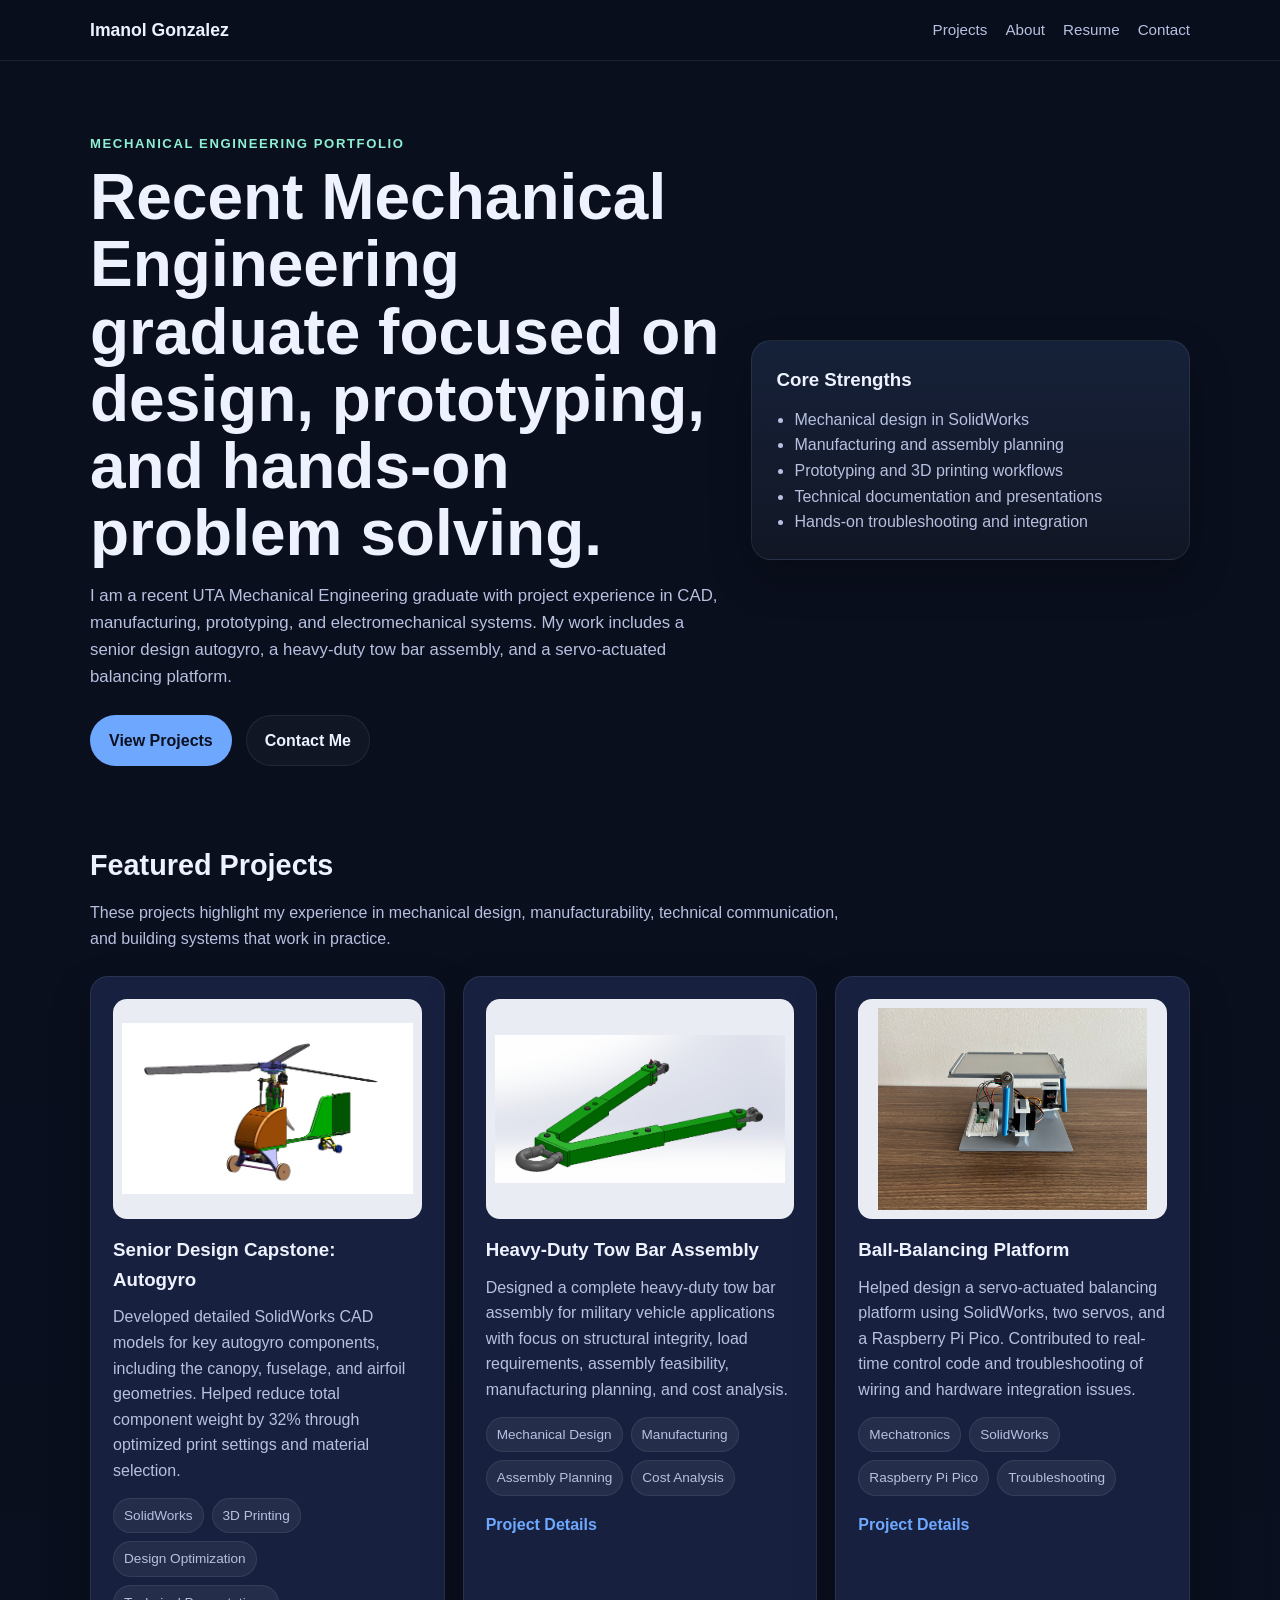
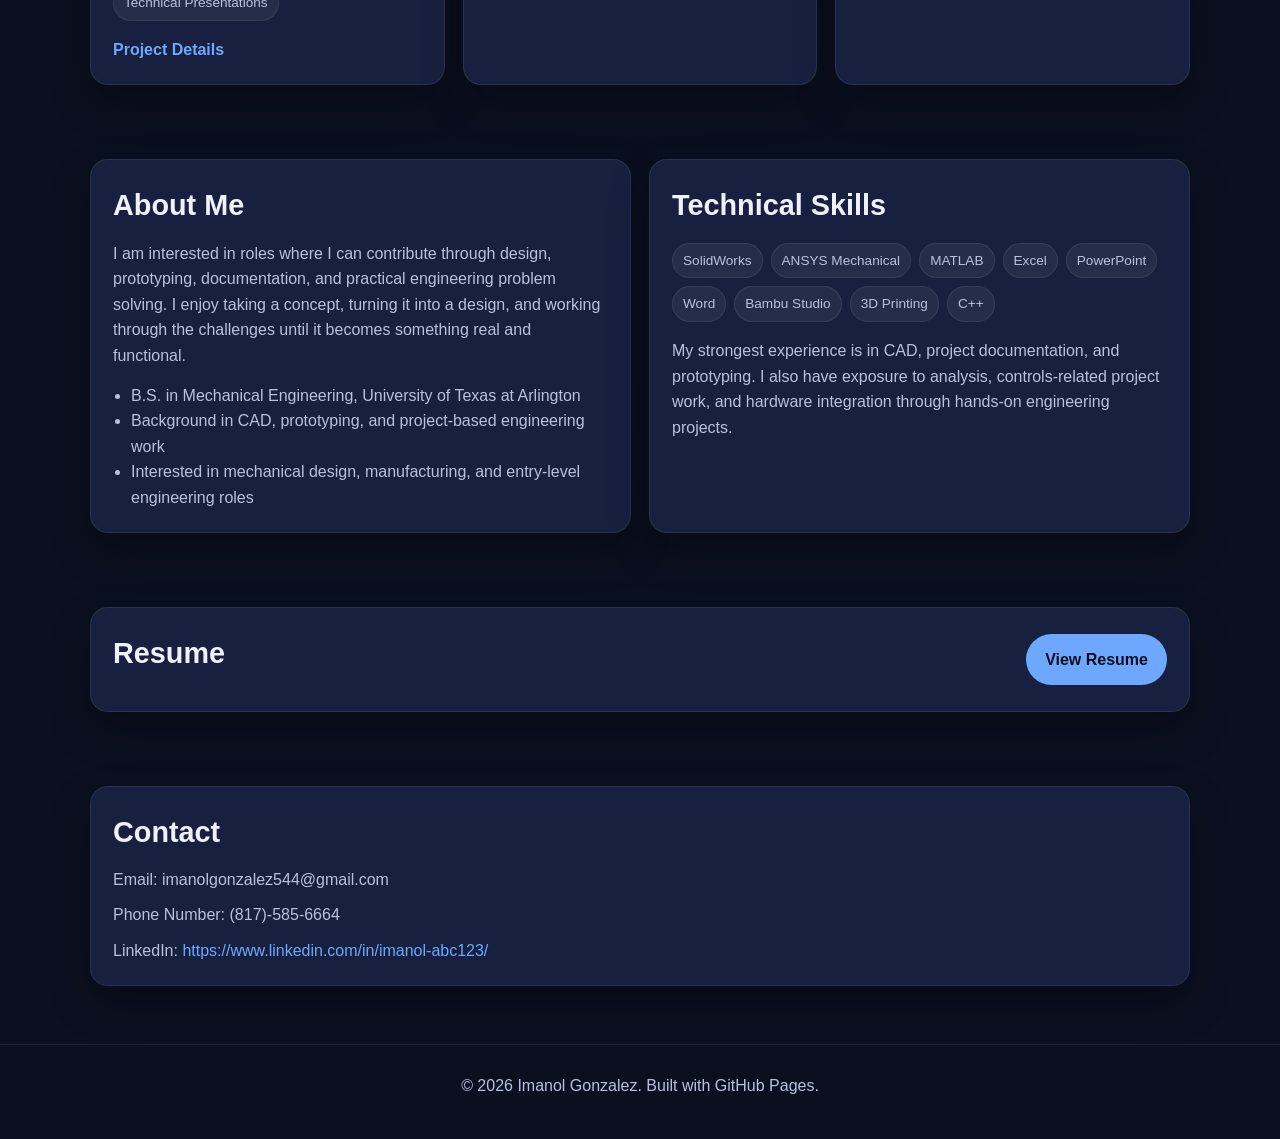
<file: index.html>
<!DOCTYPE html>
<html lang="en">
<head>
  <meta charset="UTF-8" />
  <meta name="viewport" content="width=device-width, initial-scale=1.0" />
  <title>Imanol Gonzalez Toledo | Mechanical Engineering Portfolio</title>
  <style>
    :root {
      --bg: #0b1020;
      --bg-soft: #121a31;
      --card: #17213f;
      --text: #eef2ff;
      --muted: #b7c0e0;
      --accent: #6ea8fe;
      --accent-2: #8ef0d1;
      --border: rgba(255,255,255,0.08);
      --shadow: 0 18px 40px rgba(0,0,0,0.28);
      --max: 1100px;
    }

    * {
      box-sizing: border-box;
    }

    html {
      scroll-behavior: smooth;
    }

    body {
      margin: 0;
      font-family: Arial, Helvetica, sans-serif;
      background: linear-gradient(180deg, #0a0f1e 0%, #0b1020 100%);
      color: var(--text);
      line-height: 1.6;
    }

    a {
      color: var(--accent);
      text-decoration: none;
    }

    a:hover {
      text-decoration: underline;
    }

    .container {
      width: min(92%, var(--max));
      margin: 0 auto;
    }

    .nav {
      position: sticky;
      top: 0;
      z-index: 10;
      background: rgba(10, 15, 30, 0.88);
      backdrop-filter: blur(10px);
      border-bottom: 1px solid var(--border);
    }

    .nav-inner {
      display: flex;
      justify-content: space-between;
      align-items: center;
      padding: 16px 0;
      gap: 16px;
    }

    .brand {
      font-weight: 700;
      font-size: 1.1rem;
      color: var(--text);
    }

    .nav-links {
      display: flex;
      gap: 18px;
      flex-wrap: wrap;
    }

    .nav-links a {
      color: var(--muted);
      font-size: 0.95rem;
    }

    .hero {
      padding: 72px 0 48px;
    }

    .hero-grid {
      display: grid;
      grid-template-columns: 1.3fr 0.9fr;
      gap: 28px;
      align-items: center;
    }

    .eyebrow {
      color: var(--accent-2);
      text-transform: uppercase;
      letter-spacing: 1.6px;
      font-size: 0.82rem;
      font-weight: 700;
      margin-bottom: 10px;
    }

    h1 {
      font-size: clamp(2.2rem, 5vw, 4rem);
      line-height: 1.05;
      margin: 0 0 16px;
    }

    .hero p {
      color: var(--muted);
      font-size: 1.05rem;
      max-width: 700px;
      margin: 0 0 24px;
    }

    .hero-card {
      background: linear-gradient(180deg, rgba(110,168,254,0.12), rgba(255,255,255,0.03));
      border: 1px solid var(--border);
      border-radius: 20px;
      padding: 24px;
      box-shadow: var(--shadow);
    }

    .hero-card h3 {
      margin-top: 0;
      margin-bottom: 12px;
    }

    .hero-card ul {
      padding-left: 18px;
      margin: 0;
      color: var(--muted);
    }

    .button-row {
      display: flex;
      gap: 14px;
      flex-wrap: wrap;
    }

    .btn {
      display: inline-block;
      padding: 12px 18px;
      border-radius: 999px;
      font-weight: 700;
      transition: 0.2s ease;
      border: 1px solid transparent;
    }

    .btn-primary {
      background: var(--accent);
      color: #0b1020;
    }

    .btn-primary:hover {
      text-decoration: none;
      transform: translateY(-1px);
    }

    .btn-secondary {
      border-color: var(--border);
      color: var(--text);
      background: rgba(255,255,255,0.03);
    }

    .btn-secondary:hover {
      text-decoration: none;
      border-color: rgba(255,255,255,0.18);
    }

    section {
      padding: 28px 0 46px;
    }

    .section-title {
      font-size: 1.8rem;
      margin: 0 0 12px;
    }

    .section-subtitle {
      color: var(--muted);
      margin: 0 0 24px;
      max-width: 760px;
    }

    .grid-3 {
      display: grid;
      grid-template-columns: repeat(3, 1fr);
      gap: 18px;
    }

    .grid-2 {
      display: grid;
      grid-template-columns: repeat(2, 1fr);
      gap: 18px;
    }

    .card {
      background: var(--card);
      border: 1px solid var(--border);
      border-radius: 18px;
      padding: 22px;
      box-shadow: var(--shadow);
    }

    .card h3 {
      margin-top: 0;
      margin-bottom: 10px;
    }

    .card p {
      color: var(--muted);
      margin-top: 0;
      margin-bottom: 14px;
    }

    .tag-row {
      display: flex;
      flex-wrap: wrap;
      gap: 8px;
      margin: 14px 0 16px;
    }

    .tag {
      padding: 6px 10px;
      border-radius: 999px;
      background: rgba(255,255,255,0.06);
      border: 1px solid var(--border);
      color: var(--muted);
      font-size: 0.85rem;
    }

    .project-links {
      display: flex;
      gap: 14px;
      flex-wrap: wrap;
      margin-top: 10px;
    }

    .project-links a {
      font-weight: 700;
    }

    .project-image-wrap {
      width: 100%;
      height: 220px;
      border-radius: 14px;
      overflow: hidden;
      margin-bottom: 16px;
      border: 1px solid rgba(255,255,255,0.08);
      background: #e9edf3;
      display: flex;
      align-items: center;
      justify-content: center;
      padding: 8px;
    }

    .project-image {
      width: 100%;
      height: 100%;
      object-fit: contain;
      object-position: center;
      display: block;
      transform: none;
    }

    .about-list {
      margin: 0;
      padding-left: 18px;
      color: var(--muted);
    }

    .resume-box {
      display: flex;
      align-items: center;
      justify-content: space-between;
      gap: 18px;
      flex-wrap: wrap;
    }

    .contact-list {
      display: grid;
      gap: 10px;
      color: var(--muted);
    }

    footer {
      padding: 28px 0 40px;
      color: var(--muted);
      text-align: center;
      border-top: 1px solid var(--border);
      margin-top: 12px;
    }

    @media (max-width: 900px) {
      .hero-grid,
      .grid-3,
      .grid-2 {
        grid-template-columns: 1fr;
      }

      .hero {
        padding-top: 44px;
      }
    }
  </style>
</head>
<body>
  <nav class="nav">
    <div class="container nav-inner">
      <div class="brand">Imanol Gonzalez</div>
      <div class="nav-links">
        <a href="#projects">Projects</a>
        <a href="#about">About</a>
        <a href="#resume">Resume</a>
        <a href="#contact">Contact</a>
      </div>
    </div>
  </nav>

  <header class="hero">
    <div class="container hero-grid">
      <div>
        <div class="eyebrow">Mechanical Engineering Portfolio</div>
        <h1>Recent Mechanical Engineering graduate focused on design, prototyping, and hands-on problem solving.</h1>
        <p>
          I am a recent UTA Mechanical Engineering graduate with project experience in CAD, manufacturing, prototyping,
          and electromechanical systems. My work includes a senior design autogyro, a heavy-duty tow bar assembly,
          and a servo-actuated balancing platform.
        </p>
        <div class="button-row">
          <a class="btn btn-primary" href="#projects">View Projects</a>
          <a class="btn btn-secondary" href="#contact">Contact Me</a>
        </div>
      </div>

      <div class="hero-card">
        <h3>Core Strengths</h3>
        <ul>
          <li>Mechanical design in SolidWorks</li>
          <li>Manufacturing and assembly planning</li>
          <li>Prototyping and 3D printing workflows</li>
          <li>Technical documentation and presentations</li>
          <li>Hands-on troubleshooting and integration</li>
        </ul>
      </div>
    </div>
  </header>

  <main>
    <section id="projects">
      <div class="container">
        <h2 class="section-title">Featured Projects</h2>
        <p class="section-subtitle">
          These projects highlight my experience in mechanical design, manufacturability, technical communication,
          and building systems that work in practice.
        </p>

        <div class="grid-3">
          <article class="card">
            <div class="project-image-wrap">
              <img class="project-image" src="autogyro.jpg" alt="Autogyro CAD model and prototype">
            </div>
            <h3>Senior Design Capstone: Autogyro</h3>
            <p>
              Developed detailed SolidWorks CAD models for key autogyro components, including the canopy, fuselage,
              and airfoil geometries. Helped reduce total component weight by 32% through optimized print settings
              and material selection.
            </p>
            <div class="tag-row">
              <span class="tag">SolidWorks</span>
              <span class="tag">3D Printing</span>
              <span class="tag">Design Optimization</span>
              <span class="tag">Technical Presentations</span>
            </div>
            <div class="project-links">
              <a href="autogyro.html">Project Details</a>
            </div>
          </article>

          <article class="card">
            <div class="project-image-wrap">
              <img class="project-image" src="towbar.jpg" alt="Heavy-duty tow bar CAD model">
            </div>
            <h3>Heavy-Duty Tow Bar Assembly</h3>
            <p>
              Designed a complete heavy-duty tow bar assembly for military vehicle applications with focus on structural
              integrity, load requirements, assembly feasibility, manufacturing planning, and cost analysis.
            </p>
            <div class="tag-row">
              <span class="tag">Mechanical Design</span>
              <span class="tag">Manufacturing</span>
              <span class="tag">Assembly Planning</span>
              <span class="tag">Cost Analysis</span>
            </div>
            <div class="project-links">
              <a href="towbar.html">Project Details</a>
            </div>
          </article>

          <article class="card">
            <div class="project-image-wrap">
              <img class="project-image" src="balancer.JPEG" alt="Ball-balancing platform prototype">
            </div>
            <h3>Ball-Balancing Platform</h3>
            <p>
              Helped design a servo-actuated balancing platform using SolidWorks, two servos, and a Raspberry Pi Pico.
              Contributed to real-time control code and troubleshooting of wiring and hardware integration issues.
            </p>
            <div class="tag-row">
              <span class="tag">Mechatronics</span>
              <span class="tag">SolidWorks</span>
              <span class="tag">Raspberry Pi Pico</span>
              <span class="tag">Troubleshooting</span>
            </div>
            <div class="project-links">
              <a href="balancer.html">Project Details</a>
            </div>
          </article>
        </div>
      </div>
    </section>

    <section id="about">
      <div class="container grid-2">
        <div class="card">
          <h2 class="section-title">About Me</h2>
          <p>
            I am interested in roles where I can contribute through design, prototyping, documentation,
            and practical engineering problem solving. I enjoy taking a concept, turning it into a design,
            and working through the challenges until it becomes something real and functional.
          </p>
          <ul class="about-list">
            <li>B.S. in Mechanical Engineering, University of Texas at Arlington</li>
            <li>Background in CAD, prototyping, and project-based engineering work</li>
            <li>Interested in mechanical design, manufacturing, and entry-level engineering roles</li>
          </ul>
        </div>

        <div class="card">
          <h2 class="section-title">Technical Skills</h2>
          <div class="tag-row">
            <span class="tag">SolidWorks</span>
            <span class="tag">ANSYS Mechanical</span>
            <span class="tag">MATLAB</span>
            <span class="tag">Excel</span>
            <span class="tag">PowerPoint</span>
            <span class="tag">Word</span>
            <span class="tag">Bambu Studio</span>
            <span class="tag">3D Printing</span>
            <span class="tag">C++</span>
          </div>
          <p>
            My strongest experience is in CAD, project documentation, and prototyping. I also have exposure to analysis,
            controls-related project work, and hardware integration through hands-on engineering projects.
          </p>
        </div>
      </div>
    </section>

    <section id="resume">
      <div class="container">
        <div class="card resume-box">
          <div>
            <h2 class="section-title">Resume</h2>
          </div>
          <a class="btn btn-primary" href="resume.pdf" target="_blank">View Resume</a>
        </div>
      </div>
    </section>

    <section id="contact">
      <div class="container">
        <div class="card">
          <h2 class="section-title">Contact</h2>
          <div class="contact-list">
            <div>Email: imanolgonzalez544@gmail.com</div>
            <div>Phone Number: (817)-585-6664</div>
            <div>LinkedIn: <a href="https://www.linkedin.com/in/imanol-abc123/" target="_blank">https://www.linkedin.com/in/imanol-abc123/</a></div>
          </div>
        </div>
      </div>
    </section>
  </main>

  <footer>
    <div class="container">© 2026 Imanol Gonzalez. Built with GitHub Pages.</div>
  </footer>
</body>
</html>
</file>
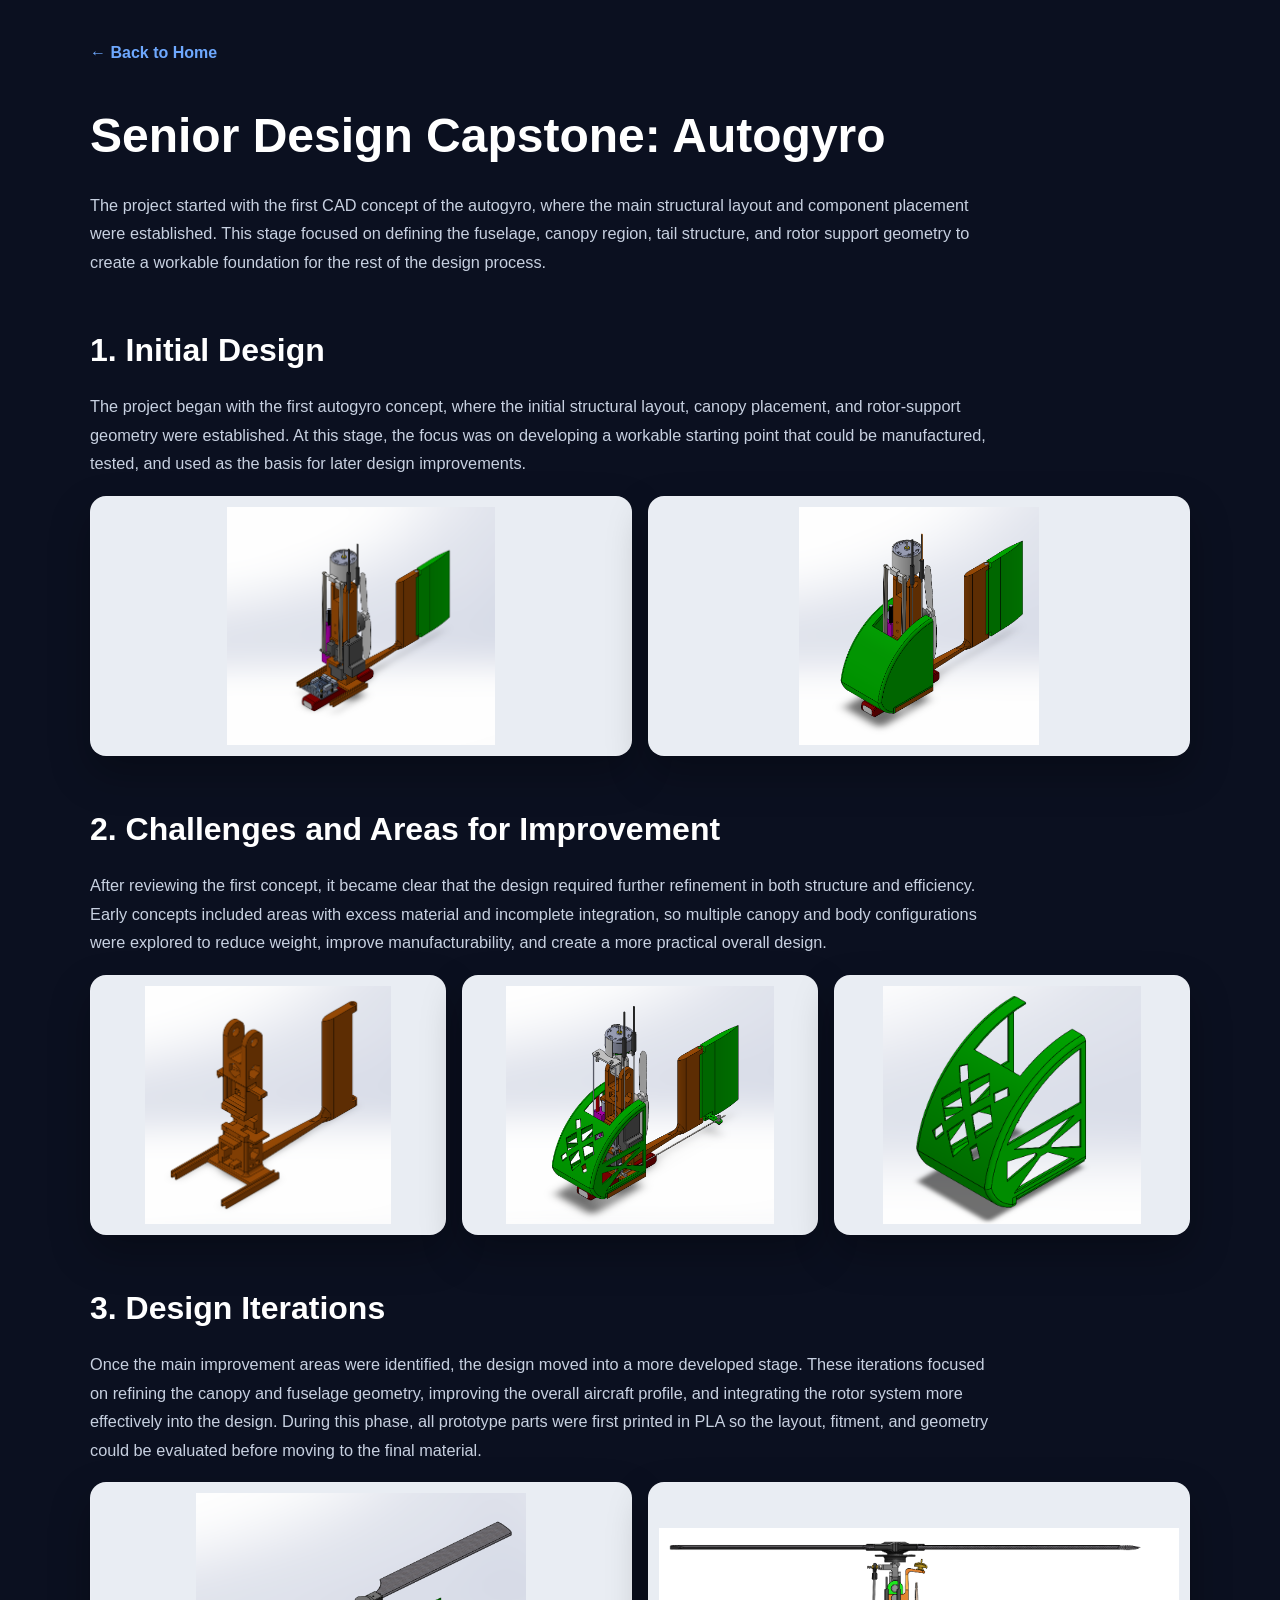
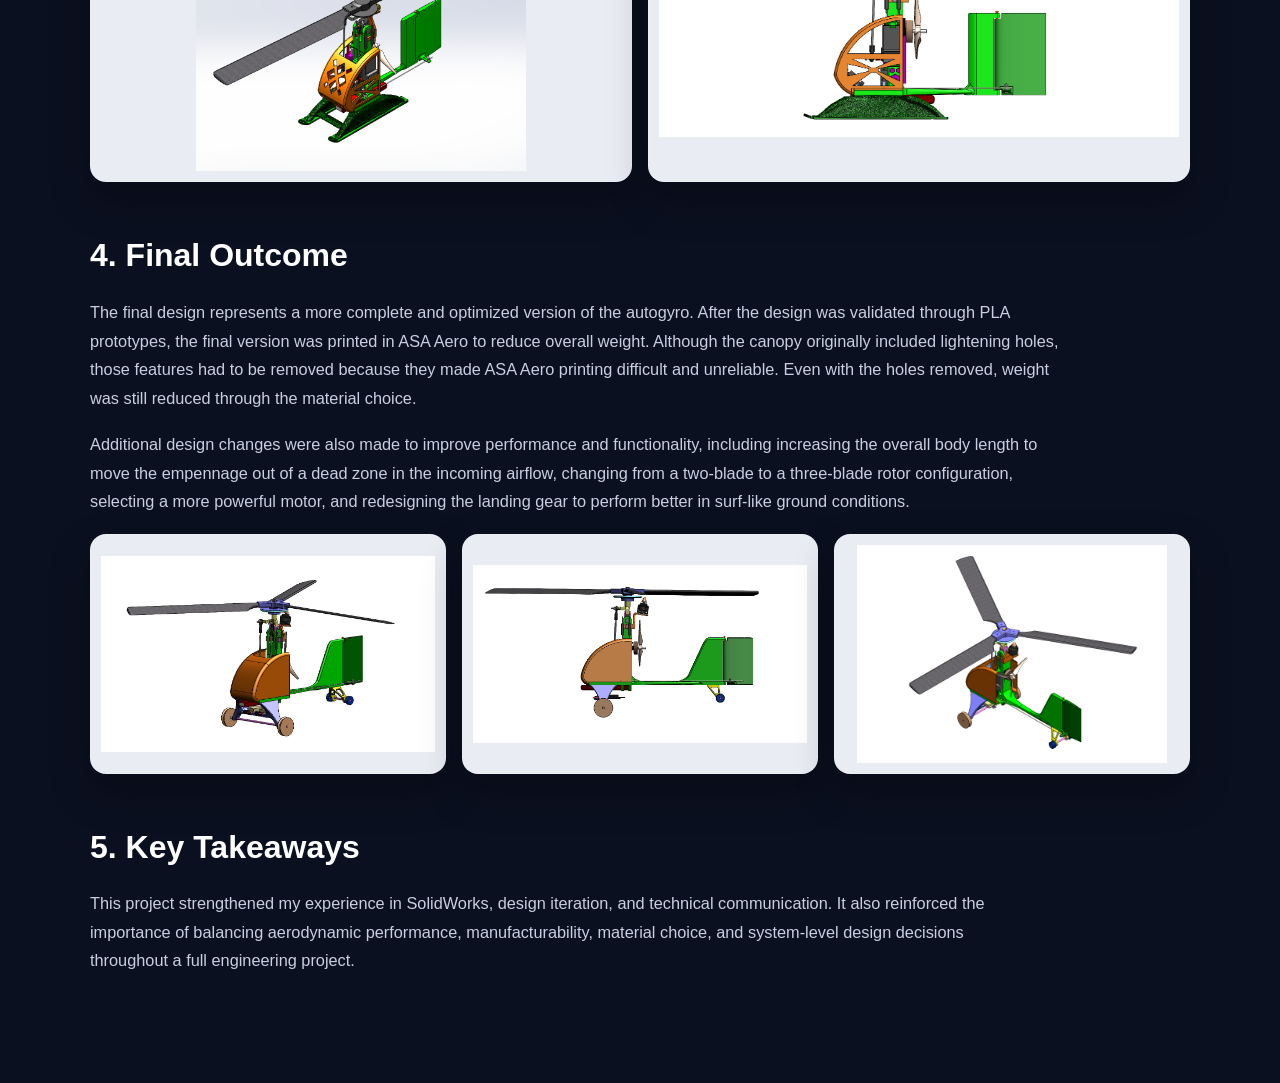
<file: autogyro.html>
<!DOCTYPE html>
<html lang="en">
<head>
  <meta charset="UTF-8" />
  <meta name="viewport" content="width=device-width, initial-scale=1.0" />
  <title>Autogyro Project | Imanol Gonzalez</title>
  <style>
    :root {
      --bg: #0b1020;
      --text: #ffffff;
      --muted: #c7d0e0;
      --accent: #6ea8fe;
      --border: rgba(255,255,255,0.08);
      --shadow: 0 18px 40px rgba(0,0,0,0.28);
    }

    * {
      box-sizing: border-box;
    }

    body {
      font-family: Arial, sans-serif;
      margin: 0;
      background: #0b1020;
      color: var(--text);
      line-height: 1.6;
    }

    .container {
      width: 90%;
      max-width: 1100px;
      margin: auto;
      padding: 40px 0 60px;
    }

    h1, h2 {
      margin-bottom: 12px;
    }

    h1 {
      font-size: clamp(2rem, 5vw, 3rem);
    }

    h2 {
      font-size: 2rem;
    }

    p {
      color: var(--muted);
      max-width: 900px;
      font-size: 1.02rem;
      line-height: 1.75;
      margin-bottom: 18px;
    }

    .long-text p {
      max-width: 980px;
    }

    a {
      color: var(--accent);
      text-decoration: none;
      font-weight: 700;
    }

    a:hover {
      text-decoration: underline;
    }

    .section {
      margin-bottom: 48px;
    }

    .gallery,
    .gallery-two,
    .gallery-three {
      margin-top: 18px;
    }

    .gallery-two {
      display: grid;
      grid-template-columns: repeat(2, 1fr);
      gap: 16px;
    }

    .gallery-three {
      display: grid;
      grid-template-columns: repeat(3, 1fr);
      gap: 16px;
    }

    .gallery-two img,
    .gallery-three img,
    .gallery img {
      width: 100%;
      height: 260px;
      object-fit: contain;
      border-radius: 16px;
      display: block;
      background: #e9edf3;
      border: 1px solid var(--border);
      box-shadow: var(--shadow);
      padding: 10px;
    }

    .gallery-two.wide img {
      height: 300px;
    }

    .gallery-three.final img {
      height: 240px;
    }

    @media (max-width: 800px) {
      .gallery-two,
      .gallery-three {
        grid-template-columns: 1fr;
      }

      .gallery-two img,
      .gallery-three img,
      .gallery img,
      .gallery-two.wide img,
      .gallery-three.final img {
        height: 220px;
      }
    }
  </style>
</head>
<body>
  <div class="container">
    <a href="index.html">← Back to Home</a>

    <div class="section">
      <h1>Senior Design Capstone: Autogyro</h1>
      <p>
The project started with the first CAD concept of the autogyro, 
where the main structural layout and component placement were 
established. This stage focused on defining the fuselage, canopy 
region, tail structure, and rotor support geometry to create a 
workable foundation for the rest of the design process.
      </p>
    </div>

    <div class="section">
      <h2>1. Initial Design</h2>
      <p>
The project began with the first autogyro concept, where the initial structural layout,
canopy placement, and rotor-support geometry were established. At this stage, the focus
was on developing a workable starting point that could be manufactured, tested, and used
as the basis for later design improvements.
      </p>
      <div class="gallery-two">
        <img src="images/autogyro4.png" alt="Initial CAD concept">
        <img src="images/autogyro5.png" alt="Early prototype">
      </div>
    </div>

    <div class="section">
      <h2>2. Challenges and Areas for Improvement</h2>
      <p>
After reviewing the first concept, it became clear that the design required further refinement
in both structure and efficiency. Early concepts included areas with excess material and incomplete
integration, so multiple canopy and body configurations were explored to reduce weight, improve
manufacturability, and create a more practical overall design.
      </p>
      <div class="gallery-three">
        <img src="images/autogyro3.png" alt="Initial autogyro design">
        <img src="images/autogyro6.png" alt="Early design issues or first prototype">
        <img src="images/autogyro7.png" alt="Early design issues or first prototype">
      </div>
    </div>

    <div class="section">
      <h2>3. Design Iterations</h2>
      <p>
  Once the main improvement areas were identified, the design moved into a more developed stage.
  These iterations focused on refining the canopy and fuselage geometry, improving the overall aircraft
  profile, and integrating the rotor system more effectively into the design. During this phase, all
  prototype parts were first printed in PLA so the layout, fitment, and geometry could be evaluated
  before moving to the final material.
      </p>
      <div class="gallery-two wide">
        <img src="images/autogyro8.png" alt="Early design issues or first prototype">
        <img src="images/autogyro9.png" alt="Early design issues or first prototype">
      </div>
    </div>

    <div class="section long-text">
      <h2>4. Final Outcome</h2>
      <p>
  The final design represents a more complete and optimized version of the autogyro. After the design
  was validated through PLA prototypes, the final version was printed in ASA Aero to reduce overall weight.
  Although the canopy originally included lightening holes, those features had to be removed because they
  made ASA Aero printing difficult and unreliable. Even with the holes removed, weight was still reduced
  through the material choice. 
      </p>
      <p>
  Additional design changes were also made to improve performance and functionality,
  including increasing the overall body length to move the empennage out of a dead zone in the incoming airflow,
  changing from a two-blade to a three-blade rotor configuration, selecting a more powerful motor, and redesigning
  the landing gear to perform better in surf-like ground conditions.
      </p>
      <div class="gallery-three final">
        <img src="images/autogyro.jpg" alt="Early design issues or first prototype">
        <img src="images/autogyro10.png" alt="Early design issues or first prototype">
        <img src="images/autogyro1.png" alt="Early design issues or first prototype">
      </div>
    </div>

    <div class="section">
      <h2>5. Key Takeaways</h2>
      <p>
  This project strengthened my experience in SolidWorks, design iteration, and technical communication.
  It also reinforced the importance of balancing aerodynamic performance, manufacturability, material choice,
  and system-level design decisions throughout a full engineering project.
    </div>
  </div>
</body>
</html>
</file>
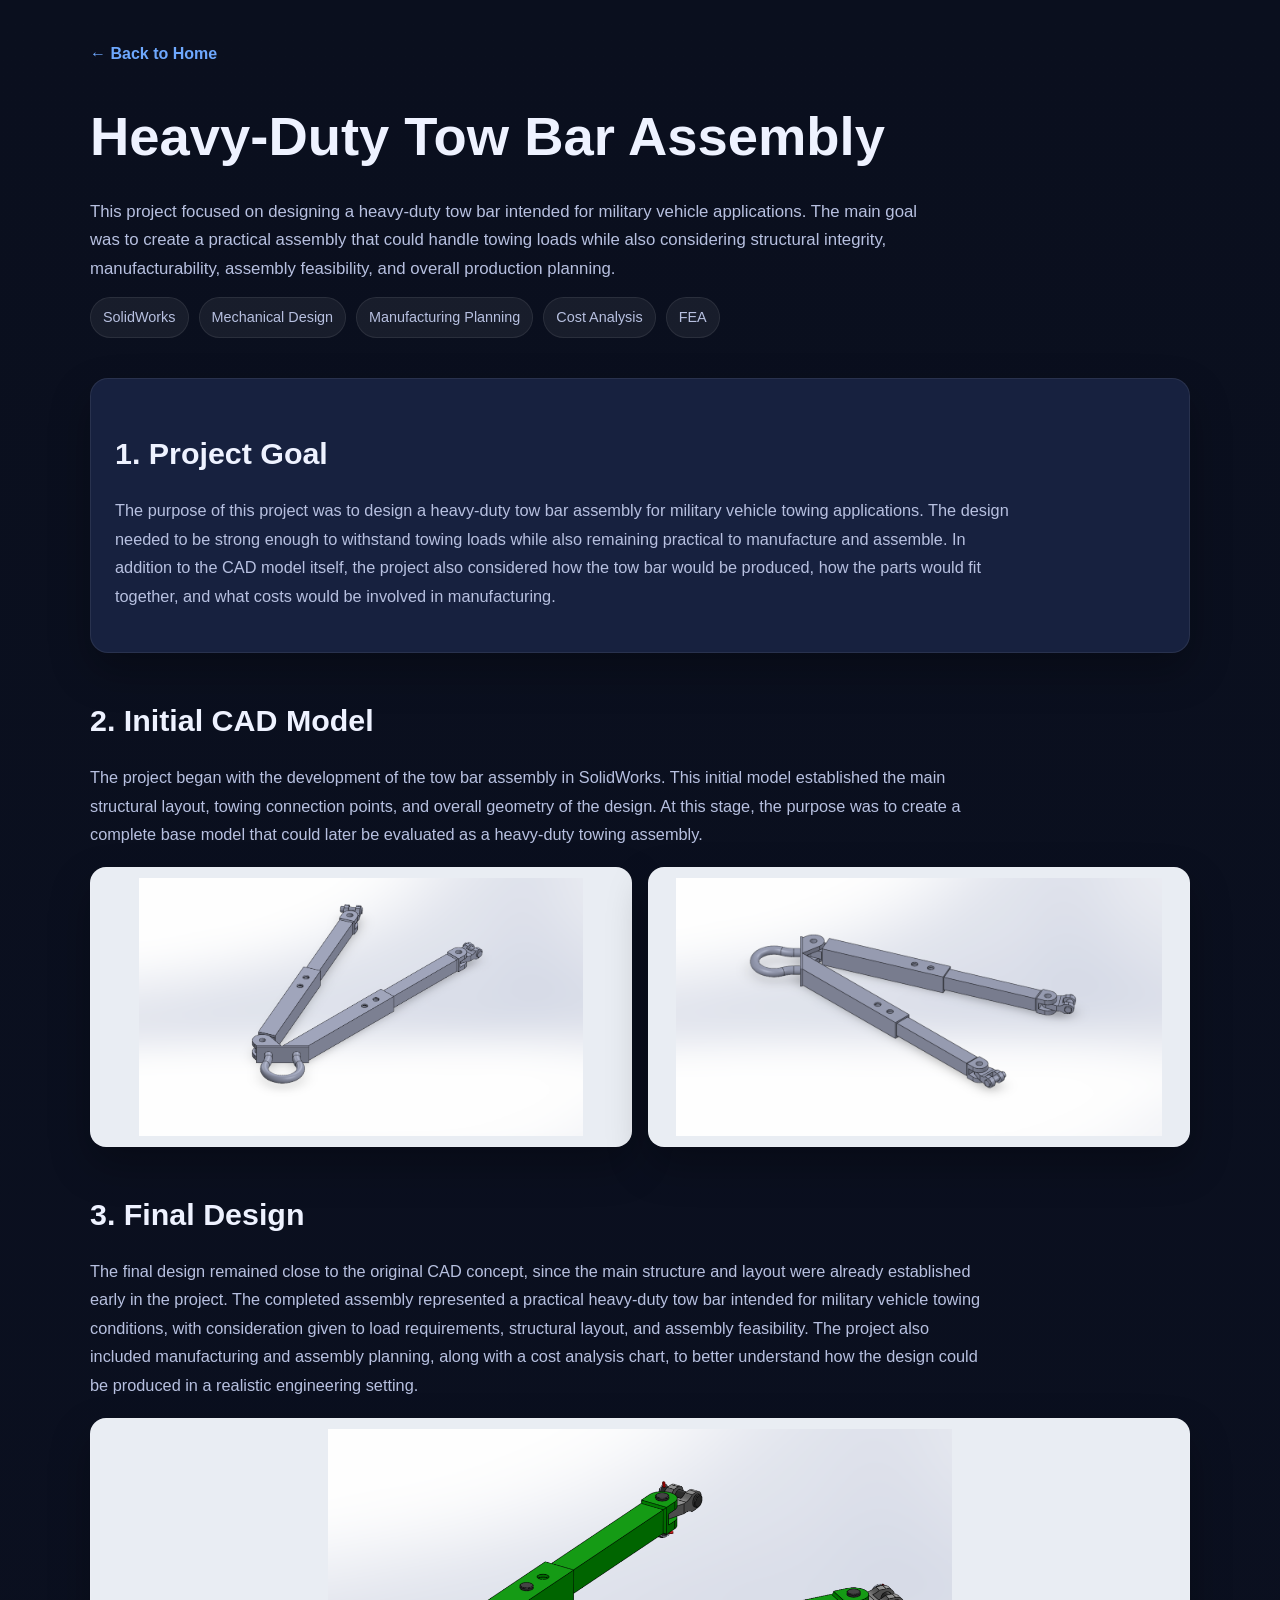
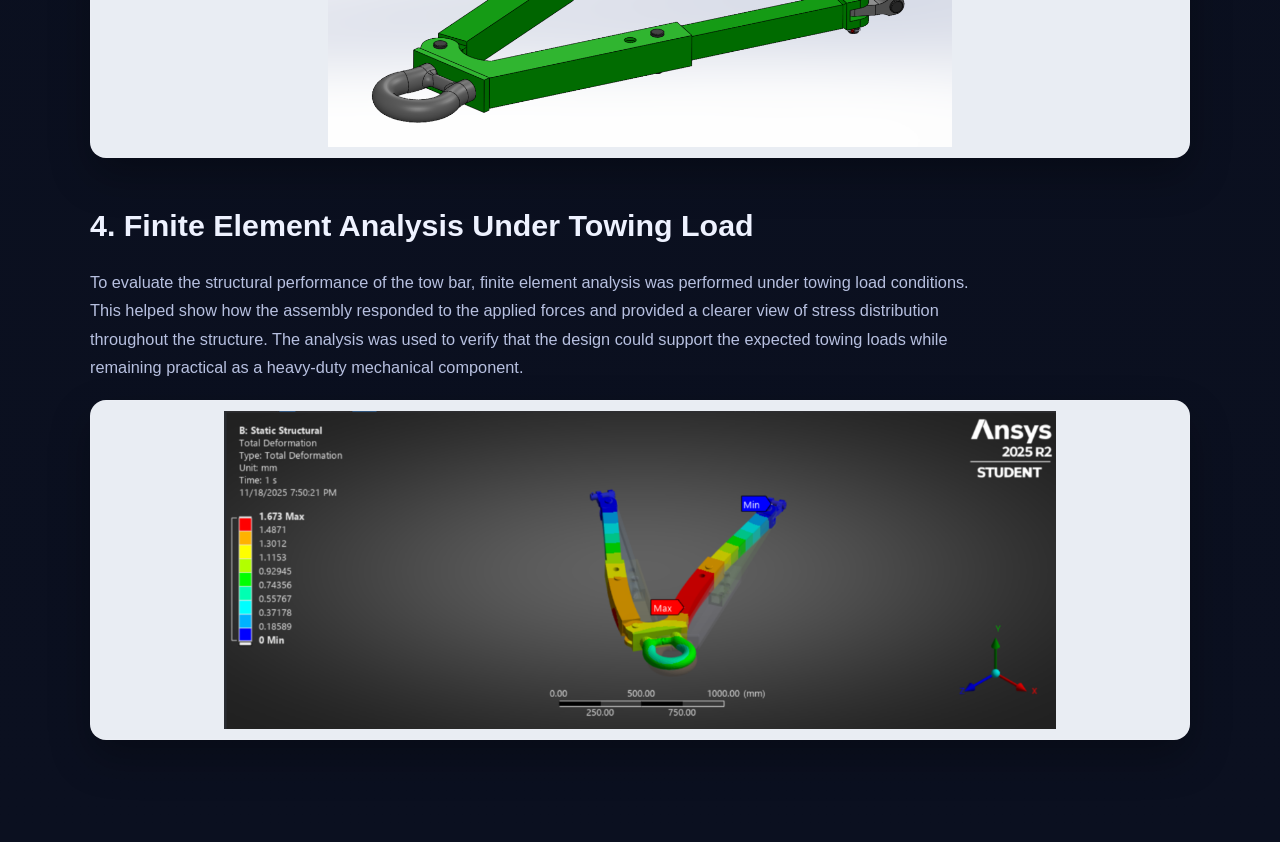
<file: towbar.html>
<!DOCTYPE html>
<html lang="en">
<head>
  <meta charset="UTF-8" />
  <meta name="viewport" content="width=device-width, initial-scale=1.0" />
  <title>Heavy-Duty Tow Bar | Imanol Gonzalez</title>
  <style>
    :root {
      --bg: #0b1020;
      --card: #17213f;
      --text: #eef2ff;
      --muted: #b7c0e0;
      --accent: #6ea8fe;
      --border: rgba(255,255,255,0.08);
      --shadow: 0 18px 40px rgba(0,0,0,0.28);
      --max: 1100px;
    }

    * { box-sizing: border-box; }

    body {
      margin: 0;
      font-family: Arial, Helvetica, sans-serif;
      background: linear-gradient(180deg, #0a0f1e 0%, #0b1020 100%);
      color: var(--text);
      line-height: 1.7;
    }

    a {
      color: var(--accent);
      text-decoration: none;
    }

    a:hover {
      text-decoration: underline;
    }

    .container {
      width: min(92%, var(--max));
      margin: 0 auto;
      padding: 40px 0 60px;
    }

    .back-link {
      display: inline-block;
      margin-bottom: 24px;
      font-weight: 700;
    }

    .hero {
      margin-bottom: 40px;
    }

    .hero h1 {
      font-size: clamp(2rem, 5vw, 3.4rem);
      margin: 0 0 14px;
    }

    .hero p {
      color: var(--muted);
      max-width: 850px;
      margin: 0;
      font-size: 1.05rem;
    }

    .section {
      margin-bottom: 42px;
    }

    .section h2 {
      font-size: 1.9rem;
      margin-bottom: 14px;
    }

.section p {
  color: var(--muted);
  margin-bottom: 18px;
  max-width: 900px;
  font-size: 1.02rem;
  line-height: 1.75;
}

.gallery-two {
  display: grid;
  grid-template-columns: repeat(2, 1fr);
  gap: 16px;
  margin-top: 18px;
}

.gallery-one {
  margin-top: 18px;
}

.gallery-two img,
.gallery-one img {
  width: 100%;
  height: 280px;
  object-fit: contain;
  border-radius: 16px;
  display: block;
  background: #e9edf3;
  border: 1px solid var(--border);
  box-shadow: var(--shadow);
  padding: 10px;
}

.gallery-one img {
  height: 340px;
}

@media (max-width: 700px) {
  .gallery-two {
    grid-template-columns: 1fr;
  }

  .gallery-two img,
  .gallery-one img {
    height: 220px;
  }
}
    .card {
      background: var(--card);
      border: 1px solid var(--border);
      border-radius: 18px;
      padding: 24px;
      box-shadow: var(--shadow);
    }

    .tag-row {
      display: flex;
      flex-wrap: wrap;
      gap: 10px;
      margin-top: 14px;
    }

    .tag {
      padding: 7px 12px;
      border-radius: 999px;
      background: rgba(255,255,255,0.06);
      border: 1px solid var(--border);
      color: var(--muted);
      font-size: 0.9rem;
    }

    @media (max-width: 700px) {
      .gallery img {
        height: 210px;
      }
    }
  </style>
</head>
<body>
  <div class="container">
    <a class="back-link" href="index.html">← Back to Home</a>

    <div class="hero">
      <h1>Heavy-Duty Tow Bar Assembly</h1>
      <p>
        This project focused on designing a heavy-duty tow bar intended for military vehicle
        applications. The main goal was to create a practical assembly that could handle towing
        loads while also considering structural integrity, manufacturability, assembly feasibility,
        and overall production planning.
      </p>
      <div class="tag-row">
        <span class="tag">SolidWorks</span>
        <span class="tag">Mechanical Design</span>
        <span class="tag">Manufacturing Planning</span>
        <span class="tag">Cost Analysis</span>
        <span class="tag">FEA</span>
      </div>
    </div>

    <div class="section">
      <div class="card">
        <h2>1. Project Goal</h2>
        <p>
          The purpose of this project was to design a heavy-duty tow bar assembly for military
          vehicle towing applications. The design needed to be strong enough to withstand towing
          loads while also remaining practical to manufacture and assemble. In addition to the
          CAD model itself, the project also considered how the tow bar would be produced, how
          the parts would fit together, and what costs would be involved in manufacturing.
        </p>
      </div>
    </div>

    <div class="section">
      <h2>2. Initial CAD Model</h2>
      <p>
    The project began with the development of the tow bar assembly in SolidWorks. This initial model
    established the main structural layout, towing connection points, and overall geometry of the design.
    At this stage, the purpose was to create a complete base model that could later be evaluated as a
    heavy-duty towing assembly.
      </p>
      <div class="gallery-two">
        <img src="images/tow1.png" alt="Initial tow bar CAD model">
        <img src="images/tow2.png" alt="Initial tow bar CAD model">
      </div>
    </div>


    <div class="section">
      <h2>3. Final Design</h2>
      <p>
    The final design remained close to the original CAD concept, since the main structure and layout
    were already established early in the project. The completed assembly represented a practical
    heavy-duty tow bar intended for military vehicle towing conditions, with consideration given to
    load requirements, structural layout, and assembly feasibility. The project also included
    manufacturing and assembly planning, along with a cost analysis chart, to better understand how
    the design could be produced in a realistic engineering setting.
      </p>
      <div class="gallery-one">
        <img src="images/tow5.png" alt="Initial tow bar CAD model">
      </div>
    </div>

    <div class="section">
      <h2>4. Finite Element Analysis Under Towing Load</h2>
      <p>
    To evaluate the structural performance of the tow bar, finite element analysis was performed
    under towing load conditions. This helped show how the assembly responded to the applied forces
    and provided a clearer view of stress distribution throughout the structure. The analysis was
    used to verify that the design could support the expected towing loads while remaining practical
    as a heavy-duty mechanical component.
      </p>
      <div class="gallery-one">
        <img src="images/tow6.png" alt="Initial tow bar CAD model">
      </div>
    </div>
  </div>
</body>
</html>
</file>
